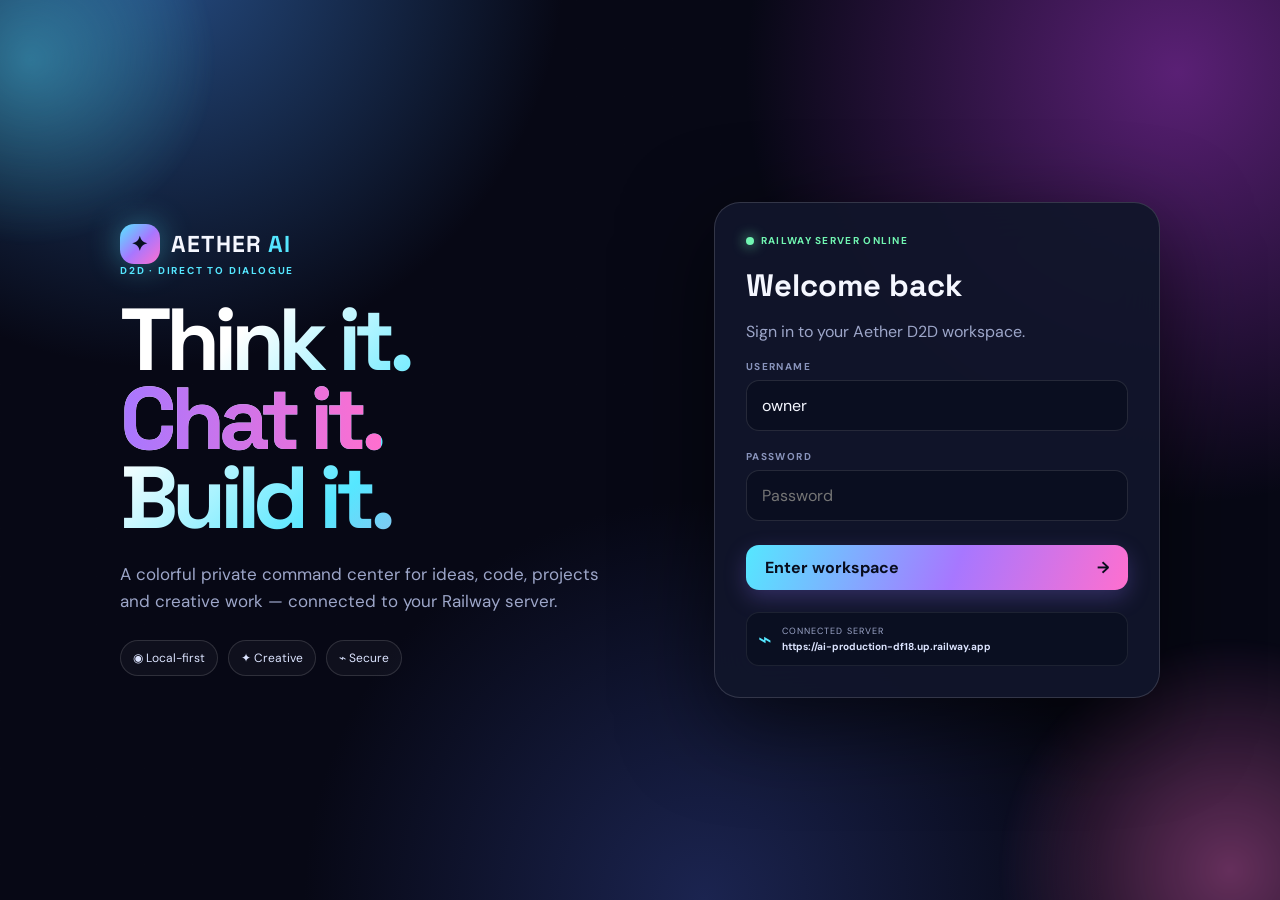
<file: android/app/src/main/assets/index.html>
<!doctype html><html lang="en"><head><meta charset="utf-8"><meta name="viewport" content="width=device-width,initial-scale=1"><meta name="theme-color" content="#070815"><title>Aether AI · D2D Chat</title><link rel="stylesheet" href="style.css"></head><body><div id="app"></div><script src="config.js"></script><script src="app.js"></script></body></html>
</file>
<file: android/app/src/main/assets/style.css>
@import url('https://fonts.googleapis.com/css2?family=DM+Sans:wght@400;500;600;700&family=Space+Grotesk:wght@500;600;700&display=swap');
:root{--bg:#070815;--panel:#101329ee;--panel2:#171b39;--line:#2b3260;--text:#f5f7ff;--muted:#9da6c9;--cyan:#55e7ff;--violet:#a777ff;--pink:#ff6fcf;--gold:#ffd166;--green:#71f6b2}*{box-sizing:border-box}body{margin:0;background:radial-gradient(circle at 12% -5%,#254c82 0,transparent 28%),radial-gradient(circle at 92% 8%,#5a2075 0,transparent 30%),radial-gradient(circle at 55% 100%,#1b2450 0,transparent 35%),var(--bg);color:var(--text);font-family:'DM Sans',sans-serif;min-height:100vh}body:before{content:"";position:fixed;inset:0;pointer-events:none;opacity:.18;background-image:linear-gradient(#ffffff08 1px,transparent 1px),linear-gradient(90deg,#ffffff08 1px,transparent 1px);background-size:48px 48px}button,input,textarea,select{font:inherit}button{cursor:pointer;border:0}.shell{display:flex;min-height:100vh}.side{width:280px;border-right:1px solid #ffffff18;background:#0a0d1ddd;backdrop-filter:blur(22px);padding:24px;display:flex;flex-direction:column;gap:22px}.brand{display:flex;align-items:center;gap:11px;font:700 19px 'Space Grotesk';letter-spacing:.04em}.brand b{color:var(--cyan)}.orb{width:40px;height:40px;display:grid;place-items:center;border-radius:14px;background:linear-gradient(135deg,var(--cyan),var(--violet) 52%,var(--pink));box-shadow:0 0 32px #55e7ff66;color:#08101f;font-size:20px}.d2d-badge{display:flex;align-items:center;gap:10px;padding:12px;border:1px solid #ffffff16;border-radius:16px;background:linear-gradient(135deg,#1b2450aa,#331b48aa)}.d2d-badge b,.d2d-badge small{display:block}.d2d-badge b{font-size:12px;letter-spacing:.12em}.d2d-badge small{color:var(--muted);font-size:9px;letter-spacing:.12em;margin-top:3px}.live-dot{display:inline-block;width:8px;height:8px;border-radius:50%;background:var(--green);box-shadow:0 0 13px var(--green);vertical-align:middle}.nav{display:flex;flex-direction:column;gap:6px}.nav button,.ghost{width:100%;padding:13px 14px;border-radius:13px;background:transparent;color:var(--muted);text-align:left;transition:.2s}.nav button i{display:inline-block;width:26px;color:var(--violet);font-style:normal}.nav button:hover,.nav .active{background:linear-gradient(90deg,#272452,#182642);color:var(--text);box-shadow:inset 3px 0 var(--cyan)}.profile{margin-top:auto;padding:13px;border:1px solid #ffffff18;border-radius:17px;background:#12162bf0;display:grid;grid-template-columns:auto 1fr;gap:10px;align-items:center}.profile .ghost{grid-column:1/-1;padding:7px 0}.avatar{width:34px;height:34px;border-radius:12px;display:grid;place-items:center;background:linear-gradient(135deg,var(--pink),var(--violet));font-weight:700}.main{flex:1;display:flex;flex-direction:column;min-width:0}.top{padding:20px 34px;border-bottom:1px solid #ffffff16;display:flex;justify-content:space-between;align-items:center;background:#080b18a6;backdrop-filter:blur(14px)}.top h1{font:600 25px 'Space Grotesk';margin:4px 0 0}.eyebrow{color:var(--cyan);font-size:10px;font-weight:700;letter-spacing:.18em}.pill{padding:8px 13px;border-radius:99px;background:#153a37aa;color:var(--green);font-size:11px;letter-spacing:.08em}.pill .live-dot{margin-right:6px}.content{padding:30px 34px;max-width:1080px;width:100%;margin:0 auto;flex:1;display:flex;flex-direction:column}.welcome{display:flex;justify-content:space-between;align-items:center;padding:12px 0 20px}.welcome h2{font:600 42px/1.08 'Space Grotesk';margin:8px 0 10px;letter-spacing:-.04em}.welcome h2 span{background:linear-gradient(90deg,var(--cyan),var(--violet),var(--pink));-webkit-background-clip:text;background-clip:text;color:transparent}.welcome p:not(.eyebrow){color:var(--muted);max-width:610px}.welcome-spark{font-size:100px;line-height:1;background:linear-gradient(135deg,var(--gold),var(--pink));-webkit-background-clip:text;background-clip:text;color:transparent;filter:drop-shadow(0 0 25px #ff6fcf55);transform:rotate(12deg)}.chips{display:flex;gap:10px;flex-wrap:wrap;margin-bottom:22px}.chip{background:#151a35;border:1px solid #ffffff18;color:var(--text);padding:11px 15px;border-radius:14px;transition:.2s}.chip b{margin-right:7px;color:var(--cyan)}.chip:hover{transform:translateY(-2px);border-color:var(--cyan);box-shadow:0 8px 24px #0005}.chip-violet b{color:var(--violet)}.chip-pink b{color:var(--pink)}.chip-gold b{color:var(--gold)}.messages{display:flex;flex-direction:column;gap:14px;flex:1;min-height:120px}.msg{max-width:80%;padding:14px 17px;border-radius:18px;line-height:1.55;white-space:pre-wrap;display:flex;gap:10px;align-items:flex-start;animation:rise .25s ease}.msg-avatar{display:grid;place-items:center;min-width:28px;height:28px;border-radius:10px;background:linear-gradient(135deg,var(--violet),var(--pink));color:white;font-size:9px;font-weight:700}.user{margin-left:auto;background:linear-gradient(135deg,#2d397d,#532b77);border:1px solid #8a77ff55}.user .msg-avatar{background:#55e7ff;color:#09101d}.assistant{background:linear-gradient(135deg,#141a34,#19152e);border:1px solid #ffffff18}.msg-meta{display:block;color:var(--muted);font-size:10px;margin-top:7px}.composer{position:relative;border:1px solid #ffffff25;background:#11162bf2;border-radius:22px;padding:14px;margin-top:20px;box-shadow:0 18px 55px #0008;overflow:hidden}.composer-glow{position:absolute;width:170px;height:170px;right:-70px;bottom:-100px;background:var(--violet);filter:blur(70px);opacity:.25}.composer textarea{position:relative;width:100%;resize:none;border:0;outline:0;background:transparent;color:var(--text);min-height:58px}.composer-foot{position:relative;display:flex;align-items:center;gap:10px}.composer-foot .muted{flex:1}.pulse{display:inline-block;width:6px;height:6px;border-radius:50%;background:var(--cyan);box-shadow:0 0 10px var(--cyan);margin-right:6px}.send{background:linear-gradient(110deg,var(--cyan),var(--violet) 55%,var(--pink));color:#080c1c;font-weight:700;border-radius:13px;padding:12px 19px;box-shadow:0 8px 22px #8e73ff44;transition:.2s}.send:hover{transform:translateY(-2px);box-shadow:0 12px 28px #8e73ff66}.send b{margin-left:8px}.login-page{min-height:100vh;display:grid;place-items:center;padding:30px;position:relative;overflow:hidden}.login-layout{position:relative;z-index:1;width:min(1040px,100%);display:grid;grid-template-columns:1.08fr .92fr;gap:70px;align-items:center}.login-showcase h1{font:700 clamp(52px,7vw,88px)/.9 'Space Grotesk';letter-spacing:-.07em;margin:23px 0;background:linear-gradient(135deg,#fff 20%,var(--cyan) 55%,var(--pink));-webkit-background-clip:text;background-clip:text;color:transparent}.login-showcase h1 span{background:linear-gradient(90deg,var(--violet),var(--pink));-webkit-background-clip:text;background-clip:text;color:transparent}.brand-large{font-size:23px}.showcase-copy{color:var(--muted);font-size:17px;line-height:1.6;max-width:490px}.feature-row{display:flex;gap:10px;flex-wrap:wrap;margin-top:25px}.feature-row span{padding:9px 12px;border:1px solid #ffffff22;border-radius:99px;background:#ffffff09;color:#dce4ff;font-size:12px}.login-orbit{position:absolute;border-radius:50%;filter:blur(2px);opacity:.38}.orbit-one{width:400px;height:400px;left:-170px;top:-140px;background:radial-gradient(circle,var(--cyan),transparent 66%)}.orbit-two{width:500px;height:500px;right:-200px;bottom:-220px;background:radial-gradient(circle,var(--pink),transparent 66%)}.card{width:min(450px,100%);padding:31px;border:1px solid #ffffff25;background:#11162bf2;backdrop-filter:blur(22px);border-radius:26px;box-shadow:0 25px 90px #0009}.login-card-top{color:var(--green);font-size:10px;letter-spacing:.13em;font-weight:700}.login-card-top .live-dot{margin-right:7px}.card h1,.card h2{font:700 31px 'Space Grotesk';margin:18px 0 7px}.field-label{display:block;color:#8994bc;font-size:10px;letter-spacing:.14em;font-weight:700;margin-top:18px}.input{width:100%;padding:14px 15px;margin:7px 0 1px;background:#0a0e20;border:1px solid #ffffff1d;color:var(--text);border-radius:13px;outline:0;transition:.2s}.input:focus{border-color:var(--cyan);box-shadow:0 0 0 3px #55e7ff18}.login-button{width:100%;margin-top:23px;display:flex;justify-content:space-between}.login-button.loading{opacity:.6;pointer-events:none}.server-chip{display:flex;align-items:center;gap:10px;margin-top:22px;padding:11px;border-radius:13px;background:#0a0f21;border:1px solid #ffffff14}.server-icon{color:var(--cyan);font-size:23px}.server-chip small,.server-chip b{display:block}.server-chip small{font-size:9px;color:var(--muted);letter-spacing:.12em}.server-chip b{font-size:10px;color:#dce4ff;overflow-wrap:anywhere;margin-top:3px}.wide-card{width:min(760px,100%)}.modal{position:fixed;inset:0;background:#020611dd;display:grid;place-items:center;padding:20px}.modal .card{max-height:90vh;overflow:auto}.server{padding:13px;border:1px solid #ffffff18;border-radius:14px;margin:10px 0;background:#151a35}.server strong{display:block}.danger{color:#ff91ad}.muted{color:var(--muted)}.row{display:flex;align-items:center;gap:10px}.row .input{flex:1}@keyframes rise{from{opacity:0;transform:translateY(5px)}to{opacity:1;transform:none}}@media(max-width:820px){.login-layout{grid-template-columns:1fr;gap:30px}.login-showcase{text-align:center}.login-showcase .brand{justify-content:center}.showcase-copy{margin-inline:auto}.feature-row{justify-content:center}.login-showcase h1{font-size:58px}}@media(max-width:720px){.side{display:none}.top,.content{padding:18px}.welcome h2{font-size:32px}.welcome-spark{font-size:60px}.msg{max-width:94%}.content{padding-bottom:20px}.composer-foot .muted{font-size:10px}.login-page{padding:18px}.login-showcase h1{font-size:49px;margin:16px 0}.card{padding:24px}}
</file>
